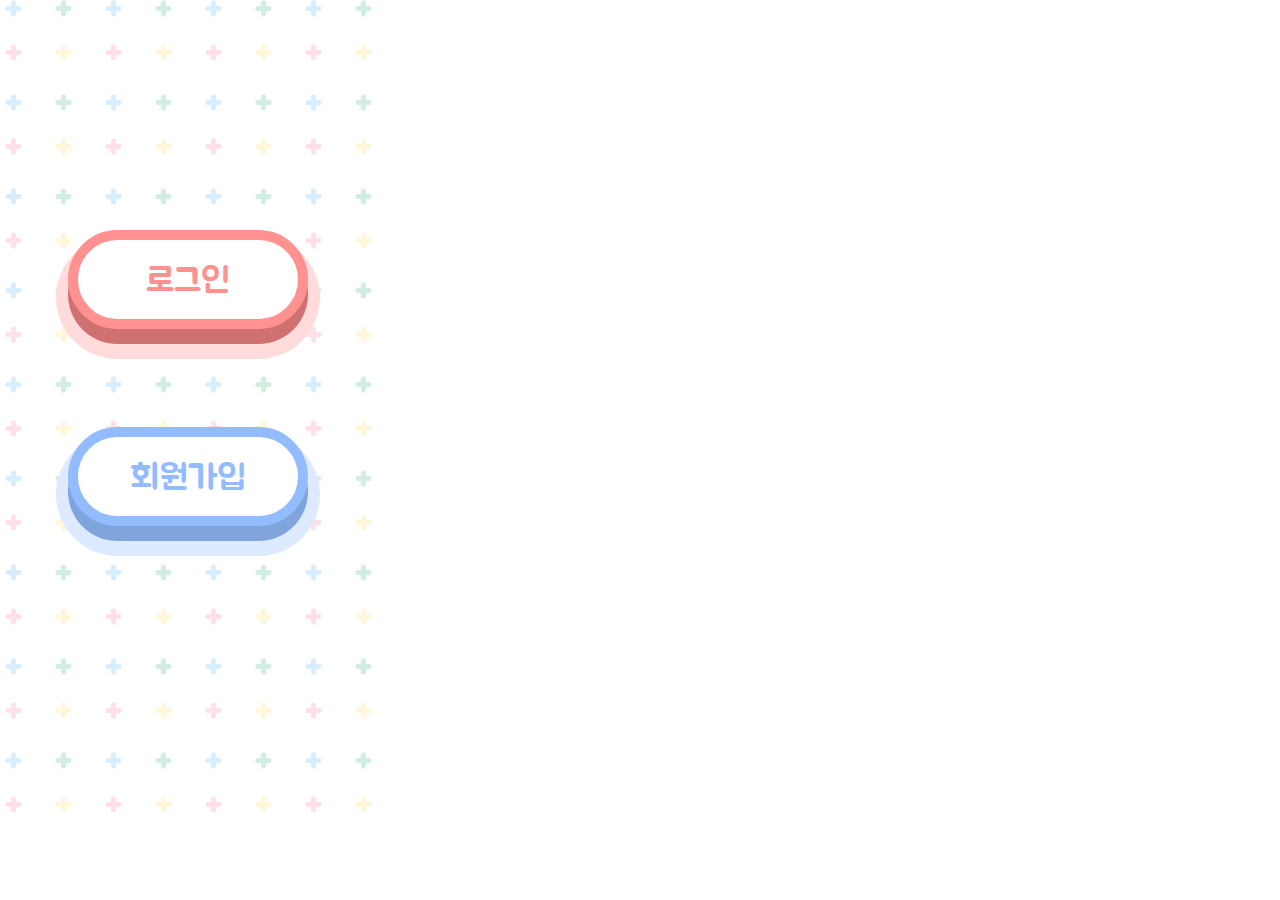
<file: index.html>
<!DOCTYPE html>
<html>
<head>
  <meta charset="UTF-8">
  <meta http-equiv="X-UA-Compatible" content="IE=edge">
  <meta name="viewport" content="width=device-width, initial-scale=1.0">
  <title>Index</title>
  <link rel="stylesheet" href="bootstrap/css/bootstrap.css">
  <link rel="preconnect" href="https://fonts.gstatic.com">
  <link href="https://fonts.googleapis.com/css2?family=Jua&display=swap" rel="stylesheet">
  <link rel="stylesheet" href="main/css/main.css">
  <script src="https://code.jquery.com/jquery-3.6.0.min.js"></script>
  <script src="main/js/main.js"></script>
</head>
<body>
  <!-- 모바일 컨테이너 -->
  <div id="index" class="mobile_container">
    <div class="wrap">
      <!-- 로그인 버튼 -->
      <button class="btn_login btn_push">로그인</button>

      <!-- 회원가입 버튼 -->
      <button class="btn_join btn_push">회원가입</button>
    </div>
    <!-- END : .wrap -->
  </div>
  <!-- END : #mobile_container -->
</body>
</html>
</file>
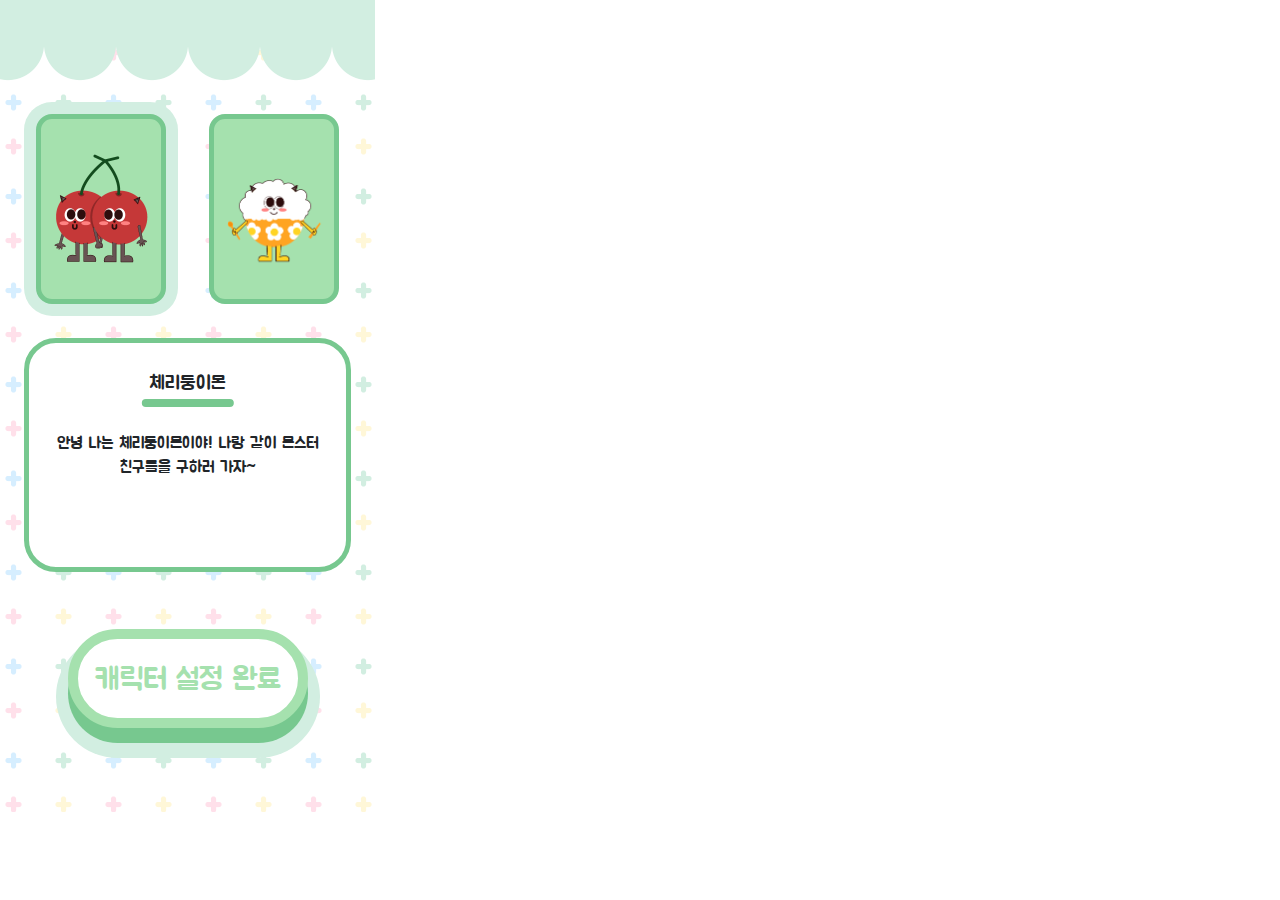
<file: character.html>
<!DOCTYPE html>
<html>
<head>
  <meta charset="UTF-8">
  <meta http-equiv="X-UA-Compatible" content="IE=edge">
  <meta name="viewport" content="width=device-width, initial-scale=1.0">
  <title>Character</title>
  <link rel="stylesheet" href="bootstrap/css/bootstrap.css">
  <link rel="preconnect" href="https://fonts.gstatic.com">
  <link href="https://fonts.googleapis.com/css2?family=Jua&display=swap" rel="stylesheet">
  <link rel="stylesheet" href="main/css/main.css">
  <script src="https://code.jquery.com/jquery-3.6.0.min.js"></script>
  <script src="main/js/main.js"></script>
</head>
<body>
  <!-- 모바일 컨테이너 -->
  <div id="character" class="mobile_container">
    <!-- 맨 위 배경 이미지 -->
    <img class="roof" src="images/roof_green.png" alt="roof_pink">

    <div class="wrap">
      <!-- 캐릭터 설정 -->
      <div class="char_wrap row-vh d-flex flex-row justify-content-between">
        <!-- 캐릭터 1 -->
        <div class="item char checked">
          <img src="images/체리둥이몬.png" alt="체리둥이몬">
        </div>

        <!-- 캐릭터 2 -->
        <div class="item char">
          <img src="images/밥풀몬.png" alt="밥풀몬">
        </div>
      </div>
      <!-- END : .char_wrap -->

      <div class="char_des">
        <span>체리둥이몬</span>
        <p>안녕 나는 체리둥이몬이야! 나랑 같이 몬스터 친구들을 구하러 가자~</p>
      </div>

      <form>
        <input type="hidden" name="set_char" id="set_char">
        <!-- SUBMIT 버튼 -->
        <div class="btn_bottom">
          <input class="btn_char btn_push" type="button" value="캐릭터 설정 완료">
        </div>
      </form>
    </div>
    <!-- END : .wrap -->
  </div>
  <!-- END : #mobile_container -->
</body>
</html>
</file>
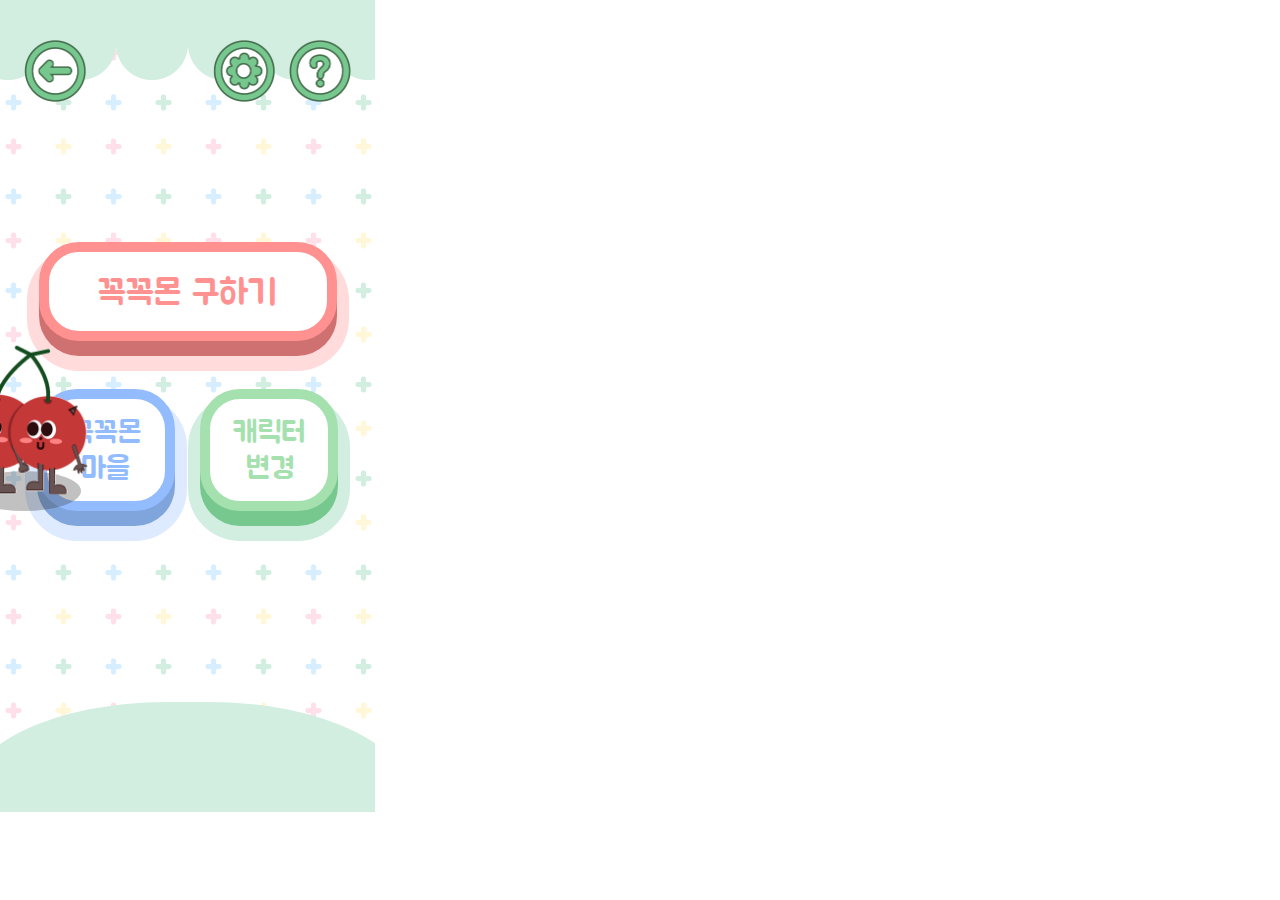
<file: home.html>
<!DOCTYPE html>
<html>
<head>
  <meta charset="UTF-8">
  <meta http-equiv="X-UA-Compatible" content="IE=edge">
  <meta name="viewport" content="width=device-width, initial-scale=1.0">
  <title>Home</title>
  <link rel="stylesheet" href="bootstrap/css/bootstrap.css">
  <link rel="preconnect" href="https://fonts.gstatic.com">
  <link href="https://fonts.googleapis.com/css2?family=Jua&display=swap" rel="stylesheet">
  <link rel="stylesheet" href="main/css/main.css">
  <script src="https://code.jquery.com/jquery-3.6.0.min.js"></script>
  <script src="main/js/main.js"></script>
</head>
<body>
  <!-- 모바일 컨테이너 -->
  <div id="home" class="mobile_container">
    <!-- 맨 위 배경 이미지 -->
    <img class="roof" src="images/roof_green.png" alt="roof_green">

    <div class="wrap">
      <div class="btn_wrap row-vh d-flex flex-row justify-content-between">
        <!-- 뒤로가기 버튼 -->
        <a href="index.html" class="item">
          <img src="images/back.png" alt="뒤로가기">
        </a>

        <!-- 빈 공간 임시지정 -->
        <div class="item">
          <div style="visibility: hidden; width: 100px; "></div>
        </div>

        <!-- 설정 버튼 -->
        <a href="setting.html" class="item">
          <img src="images/setting.png" alt="설정">
        </a>

        <!-- 가이드 버튼 -->
        <div class="item btn_guide">
          <img src="images/info.png" alt="가이드">
        </div>
      </div>
      <!-- END : .btn_wrap -->
      
      <div class="push_btn_wrap">
        <!-- 꼭꼭몬 구하기 버튼 -->
        <!-- .btn_login 사용 이유 :  로그인 버튼 색상과 동일 -->
        <button class="btn_game btn_login btn_push">꼭꼭몬 구하기</button>

        <div class="btn_small_wrap row-vh d-flex flex-row justify-content-between">
          <!-- 꼭꼭몬 마을 버튼 -->
          <!-- .btn_join 사용 이유 :  회원가입 버튼 색상과 동일 -->
          <button class="btn_mon btn_join btn_push">꼭꼭몬<br>마을</button>
  
          <!-- 캐릭터 변경 버튼 -->
          <!-- .btn_char 사용 이유 :  캐릭터 선택 버튼 색상과 동일 -->
          <button class="btn_mychar btn_char btn_push">캐릭터<br>변경</button>
        </div>
      </div>
      <!-- END : .push_btn_wrap -->

      <!-- 움직이는 내 캐릭터 / gif 곧 만들 예정 -->
      <div class="mychar">
        <img src="images/cherry.gif" alt="체리둥이몬">
        
        <div class="mychar_shadow"></div>
      </div>
    </div>
    <!-- END : .wrap -->

    <!-- home page 밑 부분 배경 -->
    <div class="ground"></div>
    
    <!-- guide layer -->
    <div class="overlay">
      <div class="wrap">
        <div class="layer_box layer_green">
          <p>
            1. <img class="setting_small" src="images/setting.png" alt="setting small"> 을 누르면 게임 시간을 설정할 수 있습니다.
            <br>
            <br>
            2. '<span>캐릭터 변경</span>' 버튼을 누르면 캐릭터 변경이 가능합니다.
            <br>
            <br>
            3. '<span>꼭꼭몬 마을</span>' 버튼을 누르면 구해낸 꼭꼭몬들을 볼 수 있습니다.
          </p>

          <!-- 확인 버튼 -->
          <button class="layer_button layer_button_green">확인</button>
        </div>
        <!-- END : .layer_box -->
      </div>
      <!-- END : .wrap -->
    </div>
    <!-- END : .overlay -->
  </div>
  <!-- END : #mobile_container -->
</body>
</html>
</file>
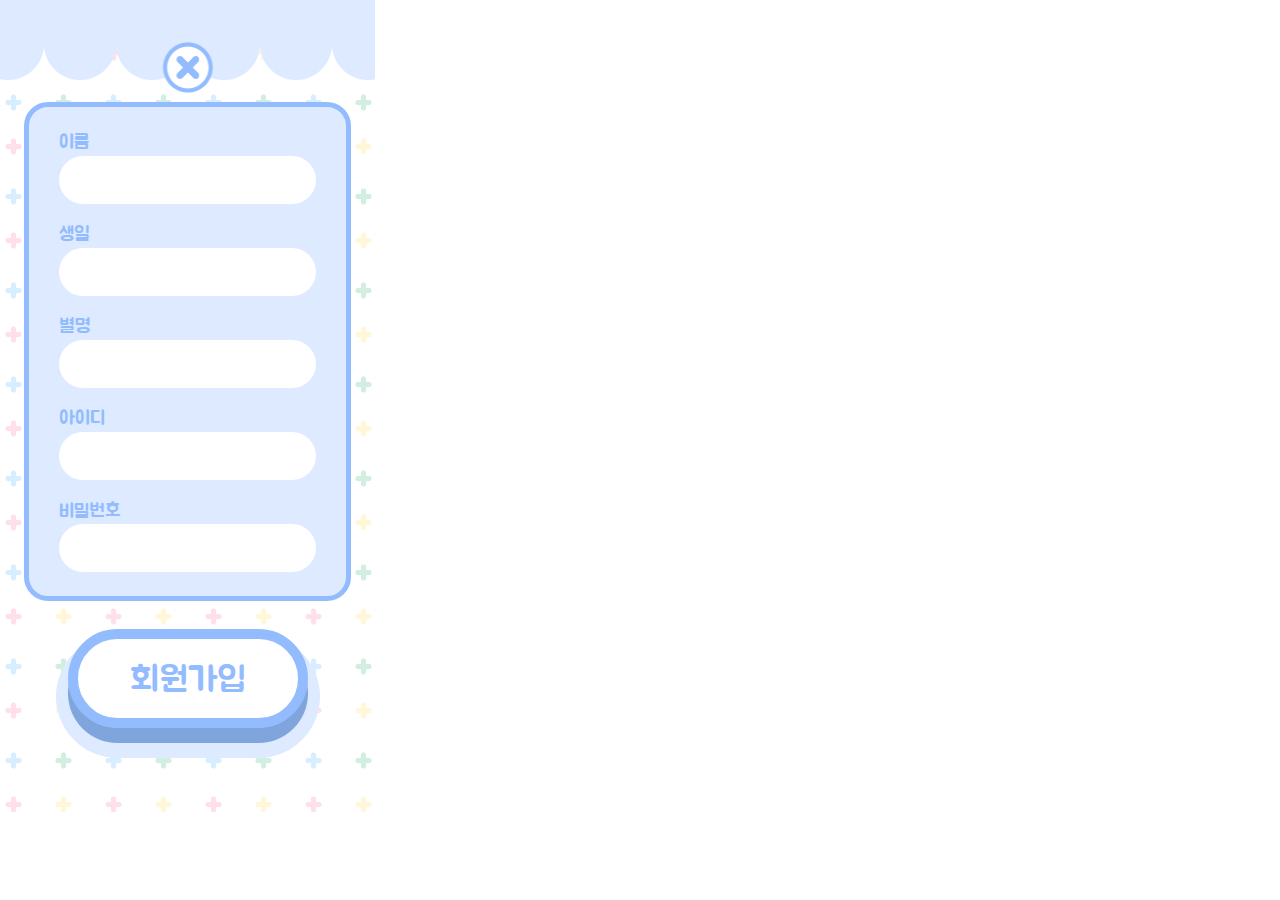
<file: join.html>
<!DOCTYPE html>
<html>
<head>
  <meta charset="UTF-8">
  <meta http-equiv="X-UA-Compatible" content="IE=edge">
  <meta name="viewport" content="width=device-width, initial-scale=1.0">
  <title>Join</title>
  <link rel="stylesheet" href="bootstrap/css/bootstrap.css">
  <link rel="preconnect" href="https://fonts.gstatic.com">
  <link href="https://fonts.googleapis.com/css2?family=Jua&display=swap" rel="stylesheet">
  <link rel="stylesheet" href="main/css/main.css">
  <script src="https://code.jquery.com/jquery-3.6.0.min.js"></script>
  <script src="main/js/main.js"></script>
</head>
<body>
  <!-- 모바일 컨테이너 -->
  <div id="join" class="mobile_container">
    <!-- 맨 위 배경 이미지 -->
    <img class="roof" src="images/roof_blue.png" alt="roof_blue">

    <div class="wrap">
      <!-- 닫기 버튼 -->
      <a href="index.html"><img class="close" src="images/close_blue.png" alt="close_blue"></a>

      <form>
        <!-- 로그인 양식 -->
        <div id="join_form">
          <label>
            <h3>이름</h3>
            <input type="text" name="userName" id="userName">
          </label>

          <label>
            <h3>생일</h3>
            <input type="text" name="userBirth" id="userBirth">
          </label>

          <label>
            <h3>별명</h3>
            <input type="text" name="userNick" id="userNick">
          </label>

          <label>
            <h3>아이디</h3>
            <input type="text" name="userId" id="userId">
          </label>

          <label>
            <h3>비밀번호</h3>
            <input type="text" name="userPw" id="userPw">
          </label>
        </div>
        <!-- END : #join_form -->

        <!-- SUBMIT 버튼 -->
        <div class="btn_bottom">
          <input class="btn_join btn_push" type="button" value="회원가입">
        </div>
      </form>
    </div>
    <!-- END : .wrap -->
  </div>
  <!-- END : #mobile_container -->
</body>
</html>
</file>
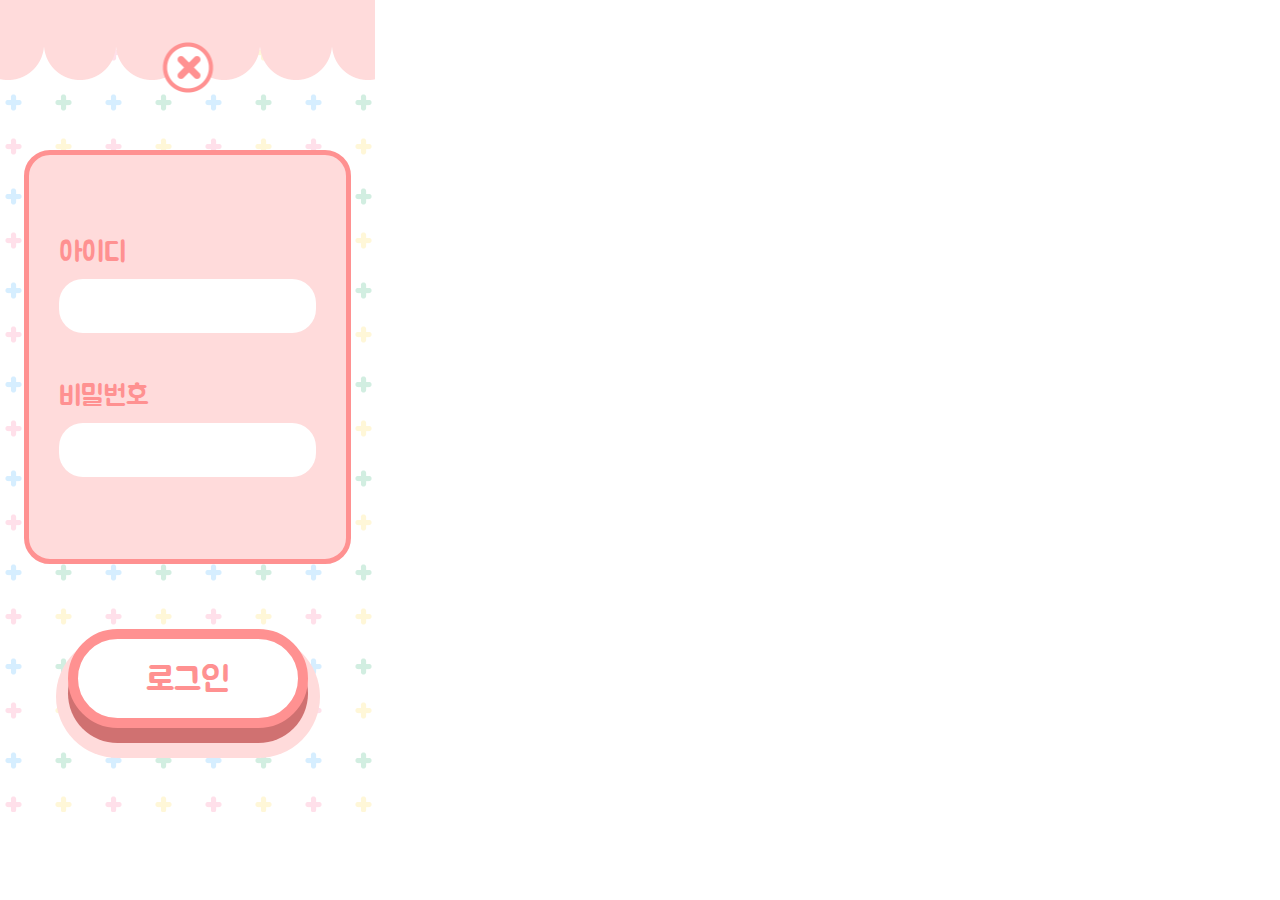
<file: login.html>
<!DOCTYPE html>
<html>
<head>
  <meta charset="UTF-8">
  <meta http-equiv="X-UA-Compatible" content="IE=edge">
  <meta name="viewport" content="width=device-width, initial-scale=1.0">
  <title>Login</title>
  <link rel="stylesheet" href="bootstrap/css/bootstrap.css">
  <link rel="preconnect" href="https://fonts.gstatic.com">
  <link href="https://fonts.googleapis.com/css2?family=Jua&display=swap" rel="stylesheet">
  <link rel="stylesheet" href="main/css/main.css">
  <script src="https://code.jquery.com/jquery-3.6.0.min.js"></script>
  <script src="main/js/main.js"></script>
</head>
<body>
  <!-- 모바일 컨테이너 -->
  <div id="login" class="mobile_container">
    <!-- 맨 위 배경 이미지 -->
    <img class="roof" src="images/roof_pink.png" alt="roof_pink">

    <div class="wrap">
      <!-- 닫기 버튼 -->
      <a href="index.html"><img class="close" src="images/close_pink.png" alt="close_pink"></a>

      <form>
        <!-- 로그인 양식 -->
        <div id="login_form">
          <label class="mb-5">
            <h3>아이디</h3>
            <input type="text" name="loginUserId" id="loginUserId">
          </label>

          <label>
            <h3>비밀번호</h3>
            <input type="text" name="loginUserPw" id="loginUserPw">
          </label>
        </div>
        <!-- END : #login_form -->

        <!-- SUBMIT 버튼 -->
        <div class="btn_bottom">
          <input class="btn_login btn_push" type="button" value="로그인">
        </div>
      </form>
    </div>
    <!-- END : .wrap -->
  </div>
  <!-- END : #mobile_container -->
</body>
</html>
</file>
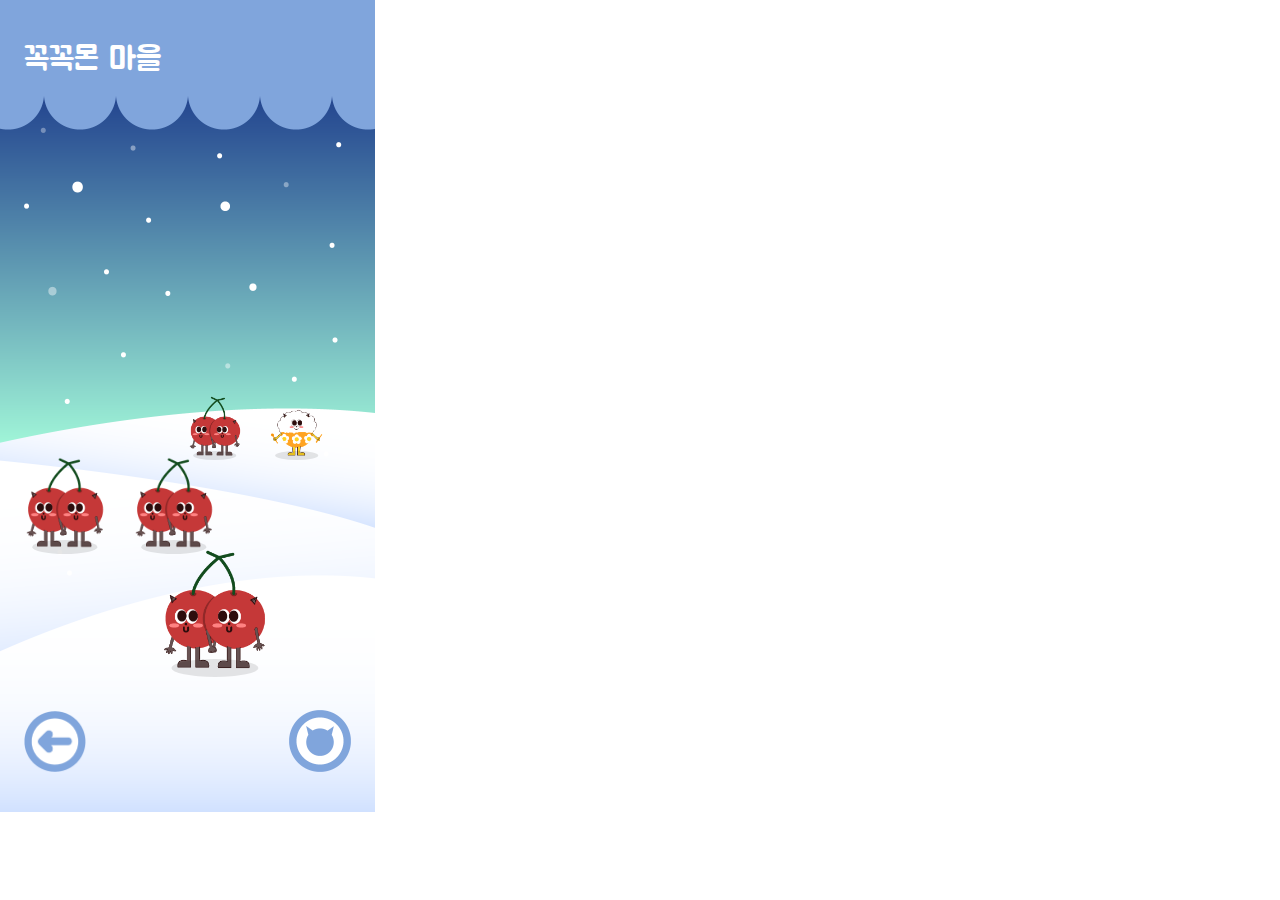
<file: monster.html>
<!DOCTYPE html>
<html>
<head>
  <meta charset="UTF-8">
  <meta http-equiv="X-UA-Compatible" content="IE=edge">
  <meta name="viewport" content="width=device-width, initial-scale=1.0">
  <title>Monster</title>
  <link rel="stylesheet" href="bootstrap/css/bootstrap.css">
  <link rel="preconnect" href="https://fonts.gstatic.com">
  <link href="https://fonts.googleapis.com/css2?family=Jua&display=swap" rel="stylesheet">
  <link rel="stylesheet" href="main/css/main.css">
  <script src="https://code.jquery.com/jquery-3.6.0.min.js"></script>
  <script src="main/js/main.js"></script>
</head>
<body>
  <!-- 모바일 컨테이너 -->
  <div id="monster" class="mobile_container">
    <div class="wrap">
      <h2>꼭꼭몬 마을</h2>

      <!-- 꼭꼭몬 위치 설정 -->
      <div class="monster_wrap">
        <!-- 3번째 산 -->
        <div class="row">
          <div class="mon mon_shadow col-2 offset-6">
            <img src="images/체리둥이몬.png
            " alt="체리둥이몬">
          </div>

          <div class="mon mon_shadow col-2 offset-1">
            <img src="images/밥풀몬.png" alt="밥풀몬">
          </div>
        </div>
        <!-- END : .row -->

        <!-- 2번째 산 -->
        <div class="row">
          <div class="mon mon_shadow col-3">
            <img src="images/체리둥이몬.png" alt="체리둥이몬">
          </div>

          <div class="mon mon_shadow col-3 offset-1">
            <img src="images/체리둥이몬.png" alt="체리둥이몬">
          </div>
        </div>
        <!-- END : .row -->

        <!-- 1번째 산 -->
        <div class="row">
          <div class="mon mon_shadow col-4 offset-5">
            <img src="images/체리둥이몬.png" alt="체리둥이몬">
            <div class="mon_shadow"></div>
          </div>
        </div>
        <!-- END : .row -->
      </div>
      <!-- END : .monster_wrap -->

      <div class="btn_wrap">
        <a href="home.html">
          <img src="images/back_blue.png" alt="홈으로가기">
        </a>

        <div class="btn_book">
          <img src="images/monsterbook.png" alt="몬스터북">
        </div>
      </div>
      <!-- END : .btn_wrap -->
    </div>
    <!-- END : .wrap -->

    <!-- --monster book layer-------------------------------------------------------------- -->
    <div class="overlay monster_book_layer">
      <div class="wrap">
        <div class="layer_box layer_blue">
          <!-- 1번째 -->
          <div class="book_row row-vh d-flex flex-row justify-content-between">
            <div class="item">
              <!-- User Monster Table에 몬스터가 있다면 이미지 표시 없다면 ? 표시 -->
              <div>
                <img src="images/book01.png" alt="">
              </div>
              <!-- <div>?</div> -->
              <div>01</div>
            </div>
            <div class="item">
              <div>?</div>
              <div>02</div>
            </div>
            <div class="item">
              <div>?</div>
              <div>03</div>
            </div>
          </div>
          <!-- END : .book_row -->

          <!-- 2번째 -->
          <div class="book_row row-vh d-flex flex-row justify-content-between">
            <div class="item">
              <div>?</div>
              <div>04</div>
            </div>
            <div class="item">
              <div>?</div>
              <div>05</div>
            </div>
            <div class="item">
              <div>?</div>
              <div>06</div>
            </div>
          </div>
          <!-- END : .book_row -->

          <!-- 3번째 -->
          <div class="book_row row-vh d-flex flex-row justify-content-between">
            <div class="item">
              <div>?</div>
              <div>07</div>
            </div>
            <div class="item">
              <div>?</div>
              <div>08</div>
            </div>
            <div class="item">
              <div>?</div>
              <div>09</div>
            </div>
          </div>
          <!-- END : .book_row -->

          <!-- 4번째 -->
          <div class="book_row row-vh d-flex flex-row justify-content-between">
            <div class="item">
              <div>?</div>
              <div>10</div>
            </div>
            <div class="item">
              <div>?</div>
              <div>11</div>
            </div>
            <div class="item">
              <div>?</div>
              <div>12</div>
            </div>
          </div>
          <!-- END : .book_row -->

          <!-- 확인 버튼 -->
          <button class="layer_button layer_button_blue">확인</button>
        </div>
        <!-- END : .layer_box -->
      </div>
      <!-- END : .wrap -->
    </div>
    <!-- END : .monster_book_layer -->

    <!-- -- monster information layer -------------------------------------------------- -->
    <div class="overlay monster_info_layer">
      <div class="wrap">
        <div class="layer_box layer_blue">
          <div class="monster_info mon_shadow">
            <img src="images/체리둥이몬.png" alt="체리둥이몬">
          </div>

          <div class="mon_name">체리둥이몬</div>
          <p>
            안녕 나는 체리둥이몬이야! 나는 체리체리해 그리고 힘들어!
          </p>

          <!-- 확인 버튼 -->
          <button class="layer_button layer_button_blue">확인</button>
        </div>
        <!-- END : .layer_box -->
      </div>
      <!-- END : .wrap -->
    </div>
    <!-- END : .monster_info_layer -->
  </div>
  <!-- END : #mobile_container -->
</body>
</html>
</file>
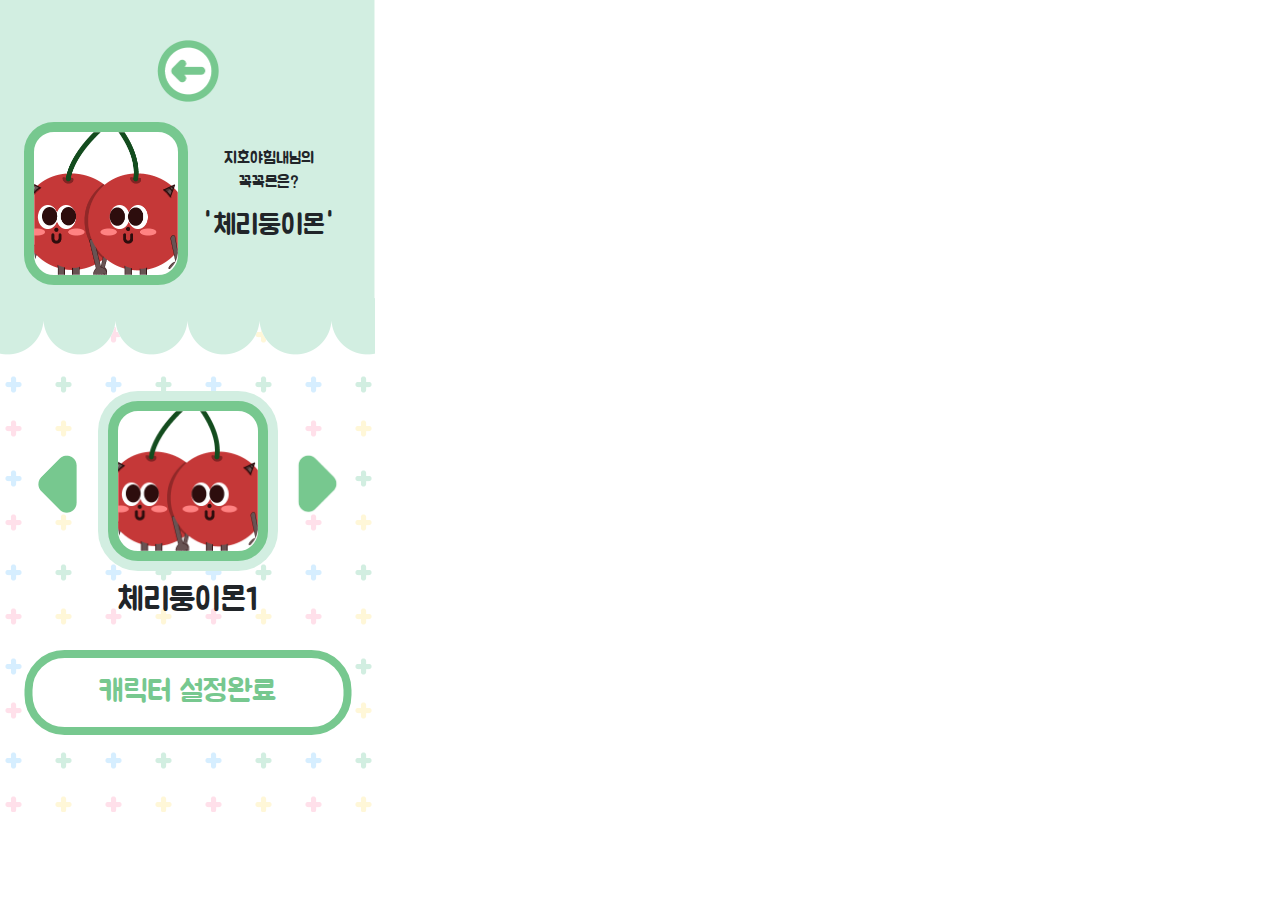
<file: profile.html>
<!DOCTYPE html>
<html>
<head>
  <meta charset="UTF-8">
  <meta http-equiv="X-UA-Compatible" content="IE=edge">
  <meta name="viewport" content="width=device-width, initial-scale=1.0">
  <title>Profile</title>
  <link rel="stylesheet" href="bootstrap/css/bootstrap.css">
  <link rel="preconnect" href="https://fonts.gstatic.com">
  <link href="https://fonts.googleapis.com/css2?family=Jua&display=swap" rel="stylesheet">
  <link rel="stylesheet" href="main/css/main.css">
  <script src="https://code.jquery.com/jquery-3.6.0.min.js"></script>
  <script src="main/js/main.js"></script>
</head>
<body>
  <!-- 모바일 컨테이너 -->
  <div id="profile" class="mobile_container">
    <!-- 맨 위 배경 이미지 -->
    <img class="roof" src="images/character_roof.png">

    <div class="wrap">
      <!-- 뒤로가기 버튼 -->
      <a href="home.html" class="btn_back">
        <img src="images/back_green.png">
      </a>
      
      <!-- 사용자 캐릭터 프로필 -->
      <div class="row user_profile">
        <!-- 캐릭터 이미지 부분 -->
        <div class="col-6 user_mon_profile">
          <!-- 캐릭터 이미지 변경해야할 곳 -->
          <img src="images/profile01.png" alt="">
        </div>

        <!-- 글 부분 -->
        <div class="col-6 user_mon_text">
          <p>
            <!-- 사용자 별명 -->
            <span id="userNick_profile">지호야힘내</span>님의
            <br>꼭꼭몬은?
          </p>

          <!-- 사용자 캐락터 -->
          <h3>'<span id="userChar_profile">체리둥이몬</span>'</h3>
        </div>
      </div>
      <!-- END : .user_prfile --> 
      
      <!-- 캐릭터 설정 이전 & 다음 버튼 -->
      <div class="arrow_btn_wrap row-vh d-flex flex-row justify-content-between">
        <!-- 이전 버튼 -->
        <button class="prev_btn">
          <img src="images/prev.png">
        </button>

        <!-- 다음 버튼 -->
        <button class="next_btn">
          <img src="images/next.png">
        </button>
      </div>
      <!-- END : .arrow_btn_wrap -->

      <!-- 캐릭터 슬라이드 -->
      <div class="charFixSlide">
        <div class="char_slider_wrap">
        </div>
      </div>
      <!-- END : .charFixSlide  -->
      
      <form>
        <input type="hidden" id="userCharChange">
        <!-- 완료 버튼 -->
        <input class="finish_btn finish_green" type="button" value="캐릭터 설정완료">
      </form>
    </div>
    <!-- END : .wrap -->
  </div>
  <!-- END : #mobile_container -->
</body>
</html>
</file>
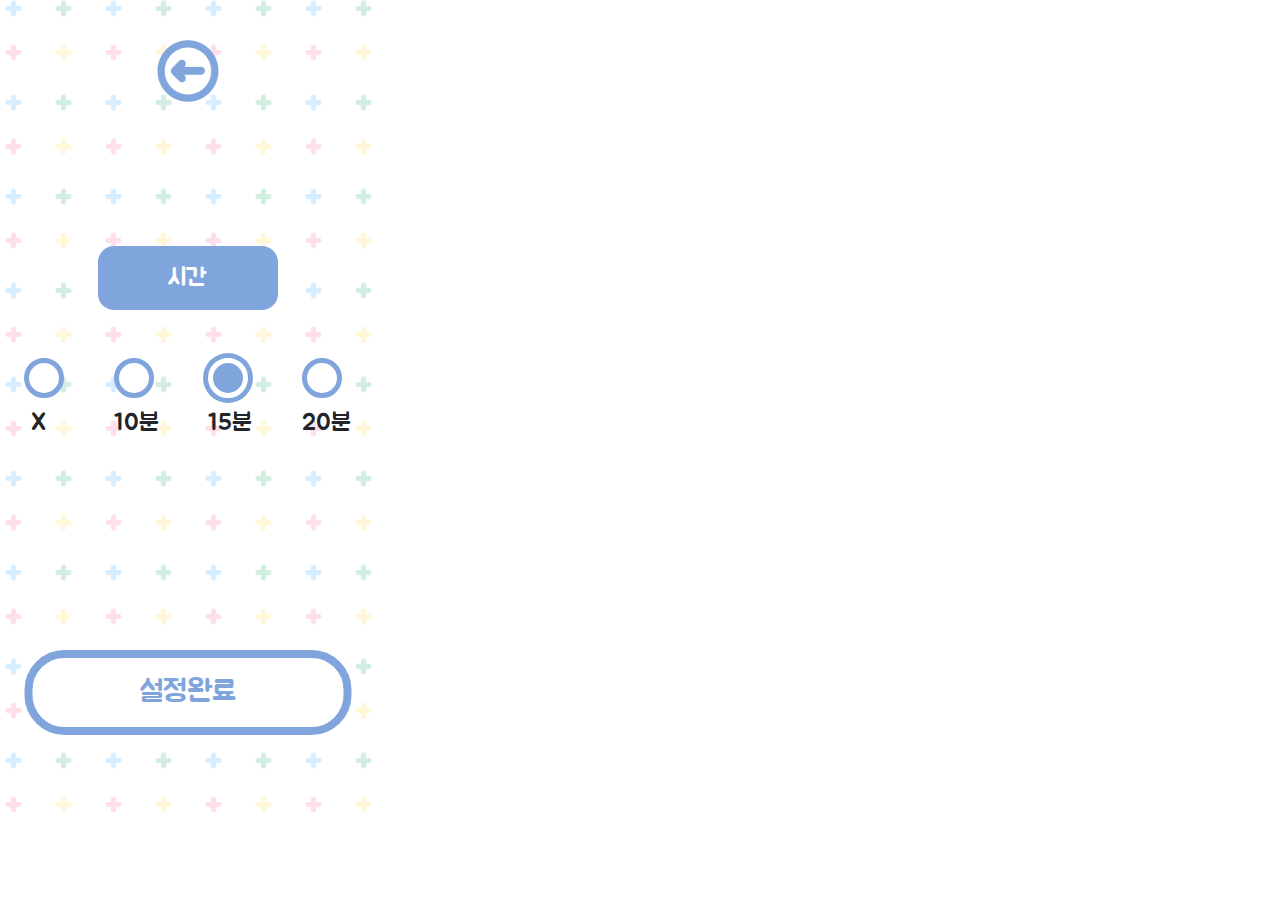
<file: setting.html>
<!DOCTYPE html>
<html>
<head>
  <meta charset="UTF-8">
  <meta http-equiv="X-UA-Compatible" content="IE=edge">
  <meta name="viewport" content="width=device-width, initial-scale=1.0">
  <title>Setting</title>
  <link rel="stylesheet" href="bootstrap/css/bootstrap.css">
  <link rel="preconnect" href="https://fonts.gstatic.com">
  <link href="https://fonts.googleapis.com/css2?family=Jua&display=swap" rel="stylesheet">
  <link rel="stylesheet" href="main/css/main.css">
  <script src="https://code.jquery.com/jquery-3.6.0.min.js"></script>
  <script src="main/js/main.js"></script>
</head>
<body>
  <!-- 모바일 컨테이너 -->
  <div id="setting" class="mobile_container">
    <div class="wrap">
      <!-- 뒤로가기 버튼 -->
      <a href="home.html" class="btn_back">
        <img src="images/back_blue.png" alt="">
      </a>

      <!-- 시간 설정 -->
      <div class="bg_blue">시간</div>

      <form>
        <div class="timer_wrap">
          <div class="row-vh d-flex flex-row justify-content-between">
            <div class="item">
              <input type="radio" value="0" name="time" id="none">
              <label for="none">&nbsp;X</label>
            </div>
    
            <div class="item">
              <input type="radio" value="10" name="time" id="ten">
              <label for="ten">10분</label>
            </div>

            <div class="item">
              <input type="radio" value="15" name="time" id="fifteen" checked>
              <label for="fifteen">15분</label>
            </div>
    
            <div class="item">
              <input type="radio" value="20" name="time" id="twenty">
              <label for="twenty">20분</label>
            </div>
          </div>
        </div>
        <!-- END : .timer_wrap -->

        <!-- 완료 버튼 -->
        <input class="finish_btn finish_blue" type="button" value="설정완료">
      </form>
    </div>
    <!-- END : .wrap -->
  </div>
  <!-- END : #mobile_container -->

</body>
</html>
</file>
<file: main/css/main.css>
* {
  font-family: 'Jua', sans-serif;
}

a {
  text-decoration: none;
  color: inherit;
}

input {
  outline: none;
}

::placeholder {
  color: #bdbdbd;
}


/* -- BACKGROUND ------------------------------------------------------------------------- */
/* 모바일 컨테이너 */
.mobile_container {
  /* 사이즈 조정 */
  width: 375px;
  max-width: 375px;
  height: 812px;
  max-height: 812px;
  box-sizing: border-box;
  padding: 40px 24px;
  overflow: hidden;
  position: relative;
  
  /* 배경 이미지 */
  background-image: url("mobile_bg.png");
  background-size: cover;
}

.wrap {
  width: 100%;
  height: 100%;
  position: relative;
}

.roof {
  width: 375px;
  position: absolute;
  top: 0;
  left: 0;
}


/* --BUTTON ------------------------------------------------------------------------- */
/* --닫기 버튼-- */
.close {
  width: 51px;
  position: absolute;
  top: 2px;
  left: 50%;
  transform: translateX(-50%);
}

/* --들어가는 효과가 있는 버튼-- */
.btn_push {
  display: block;
  box-sizing: border-box;
  margin: 0 auto;
  position: relative;
  top: 0;
  
  /* 사이즈 */
  width: 240px;
  height: 99px;
  border-radius: 50px;
  background: white;
  border: 10px solid;
  
  /* 폰트 */
  font-size: 35px;
  text-align: center;
  line-height: 81px;

  /* 애니메이션 */
  transition: all 0.2s linear;
}

/* 아래쪽에 위치한 버튼 일정한 위치에 설정 */
.btn_bottom {
  position: absolute;
  bottom: 6%;
  left: 50%;
  transform: translateX(-50%);
}

/* --로그인 버튼-- */
.btn_login{
  border-color: #ff9191;
  box-shadow: 0px 15px 0px #d07171, 0px 18px 0px 12px #ffdbdb;
  color: #ff9191;
}

.btn_login_push {
  box-shadow: 0px 0px 0px #d07171, 0px 0px 0px 12px #ffdbdb;
  top: 18px;
  color: #ff9191;
}

.btn_login:visited {
  color: #ff9191;
}

/* --회원가입 버튼-- */
.btn_join{
  border-color: #93bcff;
  box-shadow: 0px 15px 0px #80a5dc, 0px 18px 0px 12px #ddeaff;
  color: #93bcff;
}

.btn_join_push {
  box-shadow: 0px 0px 0px #80a5dc, 0px 0px 0px 12px #ddeaff;
  top: 18px;
  color: #93bcff;
}

.btn_join:visited {
  color: #93bcff;
}

/* --캐릭터 설정 버튼-- */
.btn_char{
  border-color: #a5e1ae;
  box-shadow: 0px 15px 0px #77c88f, 0px 18px 0px 12px #d2eee1;
  color: #a5e1ae;
  font-size: 30px;
}

.btn_char_push {
  box-shadow: 0px 0px 0px #77c88f, 0px 0px 0px 12px #d2eee1;
  top: 18px;
  color: #a5e1ae;
}

.btn_char:visited {
  color: #a5e1ae;
}

/* --꼭꼭몬 구하기 버튼-- */
.btn_game {
  /* 사이즈 */
  width: 298px;
  height: 99px;
  border-radius: 40px;
}

/* --꼭꼭몬 마을 버튼-- */
.btn_mon, .btn_mychar {
  display: block;
  width: 138px;
  height: 122px;
  border-radius: 40px;
  font-size: 30px;
  line-height: 1.2;
  padding-top: 4px;
}

/* --뒤로가기 버튼-- */
.btn_back {
  width: 62px;
  display: block;
  margin: 0 auto;
}

.btn_back > img {
  width: 100%;
}

/* --완료 버튼-- */
.finish_btn {
  width: 100%;
  box-sizing: border-box;
  padding: 0.4em;
  font-size: 30px;
  background: white;
  border: 8px solid white;
  border-radius: 40px;
  transition: 0.2s;

  position: absolute;
  bottom: 5%;
  left: 50%;
  transform: translateX(-50%);
}

/* 파랑 */
.finish_blue {
  border: 8px solid #80a5dc;
  color: #80a5dc;
}

.finish_blue:hover, .finish_blue:active {
  background: #80a5dc;
  border: 8px solid #80a5dc;
  color: white;
}

/* 초록 */
.finish_green {
  border: 8px solid #77c88f;
  color: #77c88f;
}

.finish_blue:hover, .finish_blue:active {
  background: #77c88f;
  border: 8px solid #77c88f;
  color: white;
}


/* -- OVERLAY LAYER ------------------------------------------------------------------------- */
/* --불투명 검정색 배경-- */
.overlay {
  position: absolute;
  top: 0;
  left: 0;
  bottom: 0;
  right: 0;
  background: rgba(0,0,0,0.5);
  z-index: 9;
  box-sizing: border-box;
  padding: 40px 24px;
  overflow: hidden;

  /* 처음에 안보이게 설정 */
  display: none;
}

/* --레이어 안 박스-- */
.layer_box {
  position: absolute;
  top: 50%;
  left: 50%;
  transform: translate(-50%, -50%);
  width: 100%;
  padding: 3.2em 2.4em;
  box-sizing: border-box;
  background: white;
  border-radius: 24px;
}

.layer_box > p {
  font-size: 18px;
  margin-bottom: 3em;
}

/* --레이어 색-- */
/* 초록 */
.layer_green {
  border: 5px solid #77c88f;
}

/* 파랑 */
.layer_blue {
  border: 5px solid #80a5dc;
}

/* 빨강 */
.layer_pink {
  border: 5px solid #ff9191;
}

/* --글자 색 변경-- */
/* 초록 */
.layer_green span {
  color: #77c88f;
}

/* 파랑 */
.layer_blue span {
  color: #80a5dc;
}

/* 빨강 */
.layer_pink span {
  color: #ff9191;
}

/* --레이어 안 버튼-- */
.layer_button {
  display: block;
  width: 204px;
  height: 84px;
  font-size: 32px;
  line-height: 80px;
  text-align: center;
  margin: 0 auto;
  border-radius: 32px;
  color: white;
  transition-duration: 0.2s;
  box-sizing: border-box;
}

/* --버튼 색-- */
/* 초록 */
.layer_button_green {
  background: #77c88f;
  border: 5px solid #77c88f;
}

.layer_button_green:hover {
  background: white;
  color: #77c88f;
  border: 5px solid #77c88f;
}

/* 파랑 */
.layer_button_blue {
  background: #80a5dc;
  border: 5px solid #80a5dc;
}

.layer_button_blue:hover {
  background: white;
  color: #80a5dc;
  border: 5px solid #80a5dc;
}

/* 빨강 */
.layer_button_pink {
  background: #ff9191;
  border: 5px solid #ff9191;
}

.layer_button_pink:hover {
  background: white;
  color: #ff9191;
  border: 5px solid #ff9191;
}


/* -- INDEX PAGE ------------------------------------------------------------------------- */
#index > .wrap > button:first-child {
  margin-top: 190px;
  margin-bottom: 98px;
}


/* -- LOGIN PAGE ------------------------------------------------------------------------- */
/* close 버튼 position 줘서 roof 이미지 위에 위치시킴 */
#login {
  position: relative;
}

#login form {
  padding-top: 110px;
}

#login_form {
  width: 100%;
  padding: 82px 30px;
  /* margin-bottom: 4.2em; */
  box-sizing: border-box;
  border: 5px solid #ff9191;
  border-radius: 26px;
  background: #ffdbdb;
}

#login_form h3 {
  color: #ff9191;
}

#login_form label {
  width: 100%;
}

#login_form input[type=text]{
  width: 100%;
  height: 3.4em;
  padding: 0.8em 1.2em;
  border-radius: 24px;
  border: none;
}


/* -- JOIN PAGE ------------------------------------------------------------------------- */
/* close 버튼 position 줘서 roof 이미지 위에 위치시킴 */
#join {
  position: relative;
}

#join form {
  padding-top: 62px;
}

#join_form {
  width: 100%;
  padding: 24px 30px;
  /* margin-bottom: 1em; */
  box-sizing: border-box;
  border: 5px solid #93bcff;
  border-radius: 24px;
  background: #ddeaff;
}

#join_form h3 {
  color: #93bcff;
  font-size: 1.2em;
  margin-bottom: 0.1em;
}

#join_form label {
  width: 100%;
}

#join_form label:not(:last-child){
  margin-bottom: 1.2em;
}

#join_form input[type=text]{
  width: 100%;
  height: 3em;
  padding: 0.8em 1.2em;
  border-radius: 24px;
  border: none;
}


/* -- CHARACTER PAGE ------------------------------------------------------------------------- */
/* --캐릭터 선택-- */
#character .char {
  width: 130px;
  height: 190px;
  box-sizing: border-box;
  background: #a5e1ae;
  border: 5px solid #77c88f;
  border-radius: 16px;
  position: relative;
}

#character .char_wrap {
  padding-top: 74px;
  padding-bottom: 34px;
}

#character .char_wrap > .char:first-child{
  /* 서비스 크기에 맞게 bootstrap .row 속성 바꿔줌 */
  /* .wrap 안에 들어오게 하려고 10px 줌 */
  margin-left: 12px;
}

#character .char_wrap > .char:last-child{
  /* 서비스 크기에 맞게 bootstrap .row 속성 바꿔줌 */
  /* .wrap 안에 들어오게 하려고 10px 줌 */
  margin-right: 12px;
}

/* 선택된 캐릭터에 박스 쉐도우 효과주기 */
#character div.checked {
  box-shadow: 0px 0px 0px 12px #d2eee1;
}

#character .char > img {
  width: 100px;
  position: absolute;
  top: 50%;
  left: 50%;
  transform: translate(-50%, -50%);
}

/* --캐릭터 설명-- */
#character .char_des {
  width: 100%;
  height: 234px;
  background: white;
  box-sizing: border-box;
  border: 5px solid #77c88f;
  border-radius: 32px;
  text-align: center;
  padding: 27px;
}

#character .char_des > span {
  font-size: 1.2em;
  position: relative;
}

/* 캐릭터 이름 아래 언더라인 */
#character .char_des > span::after {
  content: "";
  display: block;
  width: 120%;
  height: 8px;
  border-radius: 4px;
  background: #77c88f;
  position: absolute;
  left: 50%;
  transform: translateX(-50%);
}

#character .char_des > p {
  padding-top: 32px;
}


/* -- HOME PAGE ------------------------------------------------------------------------- */
/* --뒤로가기, 설정, 가이드 버튼-- */
#home .btn_wrap img {
  width: 62px;
}

#home .btn_wrap > button, #home .push_btn_wrap > button  {
  display: block;
}

#home .push_btn_wrap {
  padding-top: 140px;
}

#home .btn_small_wrap {
  padding-top: 48px;
}

/* --home page 밑 부분 배경-- */
#home .ground {
  width: 120%;
  height: 220px;
  border-radius: 45%;
  background: #d2eee1;
  position: absolute;
  bottom: -110px;
  left: 50%;
  transform: translateX(-50%);
  z-index: 1;
}

/* --내 캐릭터-- */
/* 캐릭터 애니메이션 */
@keyframes charMove {
  from {
    bottom: 0;
    left: 50%;
  }

  25% {
    bottom: 0;
    left: 85%;
  }

  75% {
    bottom: 0;
    left: 15%;
  }

  to {
    bottom: 0;
    left: 50%;
  }

}

#home .mychar {
  /* 기본 위치 설정 */
  width: 152px;
  position: absolute;
  transform: translateX(-50%);
  z-index: 2;

  /* 애니메이션 */
  animation-duration: 15s;
  animation-name: charMove;
  animation-iteration-count: infinite;
  animation-timing-function: linear;
}

/* 내 캐릭터 이미지 */
#home .mychar > img {
  width: 100%;
  position: absolute;
  bottom: 0;
  left: 0;
  
  /* 캐릭터가 제일 위에 오도록 설정 */
  z-index: 4;
}

/* 그림자 */
#home .mychar > .mychar_shadow {
  width: 75%;
  height: 40px;
  opacity: 0.3;
  background: #333333;
  border-radius: 50%;
  position: absolute;
  bottom: 0;
  left: 50%;
  transform: translateX(-50%);
  z-index: 3;
}

/* --가이드-- */
.setting_small {
  width: 30px;
}


/* -- SETTING PAGE ------------------------------------------------------------------------- */
#setting .bg_blue {
  width: 180px;
  text-align: center;
  margin: 6em auto 2em auto;
  font-size: 24px;
  padding: 0.6em 1.2em;
  border-radius: 16px;
  color: white;
  background: #80a5dc;
}

#setting .timer_wrap .item {
  padding-bottom: 4em;
}

#setting .timer_wrap label {
  display: block;
  font-size: 24px;
}

#setting input[type=radio], #setting input[type=radio]:checked {
  appearance: none;
  background: white;
  border: 5px solid #80a5dc;
  width: 40px;
  height: 40px;
  border-radius: 50%;
  
}

#setting input[type=radio]:checked {
  background: #80a5dc;
  border: 5px solid white;
  box-shadow: 0px 0px 0px 5px #80a5dc;
}


/* -- MONSTER PAGE ------------------------------------------------------------------------- */
/* 배경 이미지 */
#monster {
  background-image: url("monster.png");
  background-size: cover;
}

#monster h2 {
  color: white;
  padding-bottom: 310px;
}

/* 밑에 버튼 크기 및 위치 설정 */
#monster .btn_wrap img {
  width: 62px;
}

#monster .btn_wrap > a:first-child {
  position: absolute;
  bottom: 0;
  left: 0;
}

#monster .btn_wrap > .btn_book:last-child {
  position: absolute;
  bottom: 0;
  right: 0;
}

/* 꼭꼭몬 크기 및 위치 설정 */
#monster .monster_wrap img {
  width: 100%;
}

/* 몬스터 그림자 */
.mon_shadow {
  position: relative;
}

.mon_shadow::after {
  content: "";
  display: block;
  width: 80%;
  height: 15%;
  border-radius: 50%;
  background: rgba(0,0,0,0.1);
  position: absolute;
  bottom: -5%;
  left: 50%;
  transform: translateX(-50%);
}

/* --몬스터 정보 레이어-- */
.monster_info {
  width: 100%;
}

.monster_info_layer img {
  width: 140px;
  display: block;
  margin: 0 auto;
}

.monster_info_layer .layer_box {
  position: relative;
  text-align: center;
  font-size: 18px;
}

.monster_info_layer .mon_name {
  font-size: 20px;
  margin: 2em auto;
  display: inline-block;
  position: relative;

}

.monster_info_layer .mon_name::after {
  content: "";
  display: block;
  width: 120%;
  height: 10px;
  border-radius: 5px;
  background: #80a5dc;
  position: absolute;
  left: 50%;
  transform: translateX(-50%);
}

/* 몬스터 그림자 */
.monster_info_layer .mon_shadow::after {
  width: 60%;
}

/* --몬스터 북-- */
#monster .monster_book_layer .item > div:first-child {
  width: 70px;
  height: 70px;
  border: 5px solid #80a5dc;
  border-radius: 14px;
  font-size: 36px;
  font-weight: 900;
  color: #80a5dc;
  text-align: center;
  line-height: 60px;
  position: relative;
}

#monster .monster_book_layer .item > div:first-child  > img {
  position: absolute;
  top: 0;
  left: 0;
}

#monster .monster_book_layer .item > div:last-child {
  font-size: 24px;
  text-align: center;
  color: #80a5dc;
}

#monster .book_row {
  margin-bottom: 30px;
}


/* --GAME PAGE------------------------------------------------------------------------- */
/* 게임 배경 */
#game {
  background-image: none;
}

#game .header_bg {
  width: 100%;
  height: 125px;
  background: #ff9191;
  position: absolute;
  top: 0;
  left: 0;
}

#game .footer_bg {
  width: 150%;
  height: 382px;
  background: #ff9191;
  position: absolute;
  bottom: -100px;
  left: 50%;
  border-radius: 50%;
  transform: translateX(-50%);
}

/* --overlay-- */
#game .layer_box > p > span:first-child {
  display: block;
  font-size: 32px;
  margin-bottom: 1.2em;
}

#game .layer_box > p {
  font-size: 24px;
  text-align: center;
}

#game .layer_box > p > span.save_mon {
  display: inline;
  color: black;
  font-size: 24px;
  font-weight: 400;
}

/* 타이머 */
#game .timer {
  font-size: 32px;
  color: white;
  height: 48px;
}

.timer_stop, .no_music {
  cursor: pointer;
}

/* --응원문구-- */
#game .cheerup {
  width: 100%;
  height: 64px;
  box-sizing: border-box;
  padding: 0.4em;
  background : white;
  border: 5px solid #ff9191;
  border-radius: 32px;
  margin-top: 2em;
  text-align: center;
  font-size: 24px;
}

/* --게임 캐릭터-- */
#game .myMonster > img, #game .badMonster > img {
  width: 100%;
}

#game .myMonster {
  width: 142px;
  transition-duration: 0.3s;
  z-index: 9;
}

#game .badMonster {
  width: 142px;
  transition-duration: 0.3s;
}

#game .test {
  width: 100%;
  height: 280px;
}

/* --게임 캐릭터 파워-- */
#game .power {
  width: 100%;
  height: 20px;
  border-radius: 10px;
  background: transparent;
  border: 2px solid #ff9191;
  margin-bottom: 5px;
  position: relative;
}

#game .power::after {
  content: "";
  display: block;
  width: 10%;
  height: 100%;
  border-radius: 10px;
  background: #ff4242;
  position: absolute;
  top: 0;
  left: 0;
}

/* 상승 파워 */

/* --내 캐릭터 공격-- */
#game .attack {
  position: absolute;
  width: 60px;
  bottom: 20%;
  left: 30%;
  z-index: 7;
  visibility: hidden;
}
/* --게임 끝내기 버튼-- */
#game .btn_gameover {
  width: 100%;
  height: 74px;
  line-height: 74px;
  background: white;
  text-align: center;
  font-size: 20px;
  border-radius: 36px;
  color: #a5a5a5;
  margin-top: 30px;
  box-sizing: border-box;
  border: none;
  appearance: none;
}

#game .btn_gameover:hover {
  color: #ff6d6d;
}


/* -- PROFILE ------------------------------------------------------------------------- */

/* 사용자 캐릭터 이미지 */
#profile .user_mon_profile > img{
  width: 100%;
  border: 10px solid #77c88f;
  border-radius: 30px;
  background: white;
}

/* 사용자 별명과 캐릭터 이름 */
#profile .user_mon_text {
  text-align: center;
  padding-top: 24px;
}

#profile .user_profile {
  padding-top: 20px;
}

/* --캐릭터 설정 슬라이더의 버튼-- */
#profile .arrow_btn_wrap {
  padding-top: 10em;
}

#profile .arrow_btn_wrap > button {
  appearance: none;
  border: none;
  background: transparent;
}

#profile .arrow_btn_wrap > button > img {
  width: 55px;
}


/* --캐릭터 이미지 슬라이드-- */
/* 슬라이드 이미지 크기 및 보더 설정 */
#profile .char_slider_item > img {
  width: 160px;
  border: 10px solid #77c88f;
  box-shadow: 0px 0px 0px 10px #d2eee1;
  border-radius: 30px;
  background: white;
}

/* 슬라이더 고정 뷰 */
#profile .charFixSlide {
  width: 180px;
  overflow: hidden;
  position: absolute;
  top: 48%;
  left: 50%;
  transform: translateX(-50%);
}

/* 슬라이드 아이템 감싸주는 역할  
  : 유저의 몬스터 만큼 width값 바꿔줘야함
*/
#profile .char_slider_wrap {
  width: 0;
  text-align: center;
  transition-duration: 0.2s;
}

/* 슬라이드 아이템 옆으로 나란히 배열 */
#profile .char_slider_wrap::after {
  content: "";
  display: block;
  clear: both;
}

#profile .char_slider_item {
  float: left;
  margin: 10px;
}

/* 몬스터 이름 */
#profile .char_slider_wrap h2 {
  padding-top: 20px;
}
</file>
